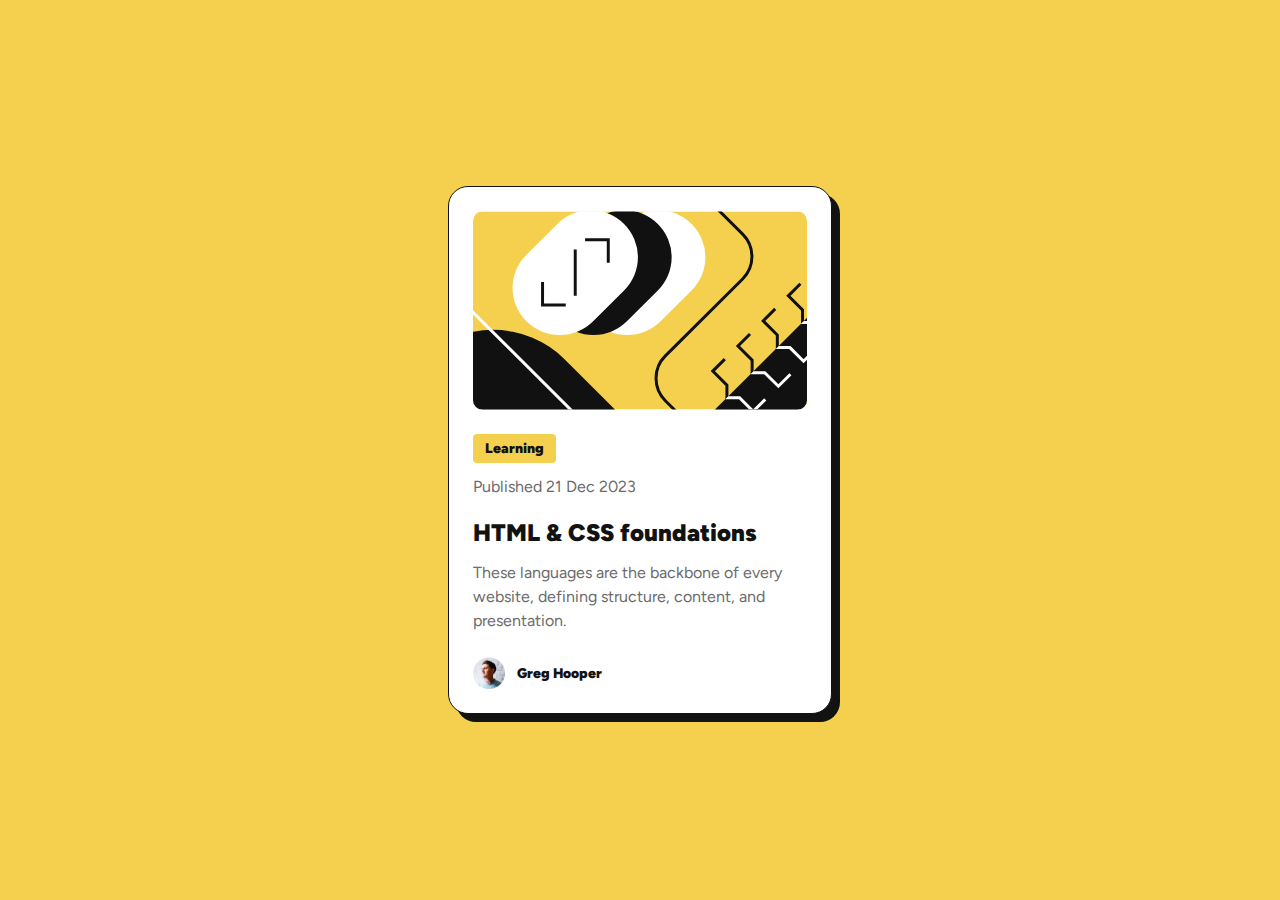
<file: Blog-Preview-Card/index.html>
<!DOCTYPE html>
<html lang="en">
	<head>
		<meta charset="UTF-8" />
		<meta name="viewport" content="width=device-width, initial-scale=1.0" />
		<!-- displays site properly based on user's device -->

		<link
			rel="icon"
			type="image/png"
			sizes="32x32"
			href="./assets/images/favicon-32x32.png"
		/>
		<link rel="stylesheet" href="style.css" />

		<title>Blog preview card</title>
	</head>
	<body>
		<main>
			<section class="card">
				<div class="header">
					<img
						src="assets/images/illustration-article.svg"
						alt="Blog preview image"
					/>
				</div>
				<div class="body">
					<span class="badge">Learning</span>
					<p>Published 21 Dec 2023</p>
					<h1><a href="#">HTML & CSS foundations</a></h1>
					<p>
						These languages are the backbone of every website, defining
						structure, content, and presentation.
					</p>
				</div>
				<div class="footer">
					<img src="assets/images/image-avatar.webp" alt="" />
					<span class="author">Greg Hooper</span>
				</div>
			</section>
		</main>
	</body>
</html>
</file>
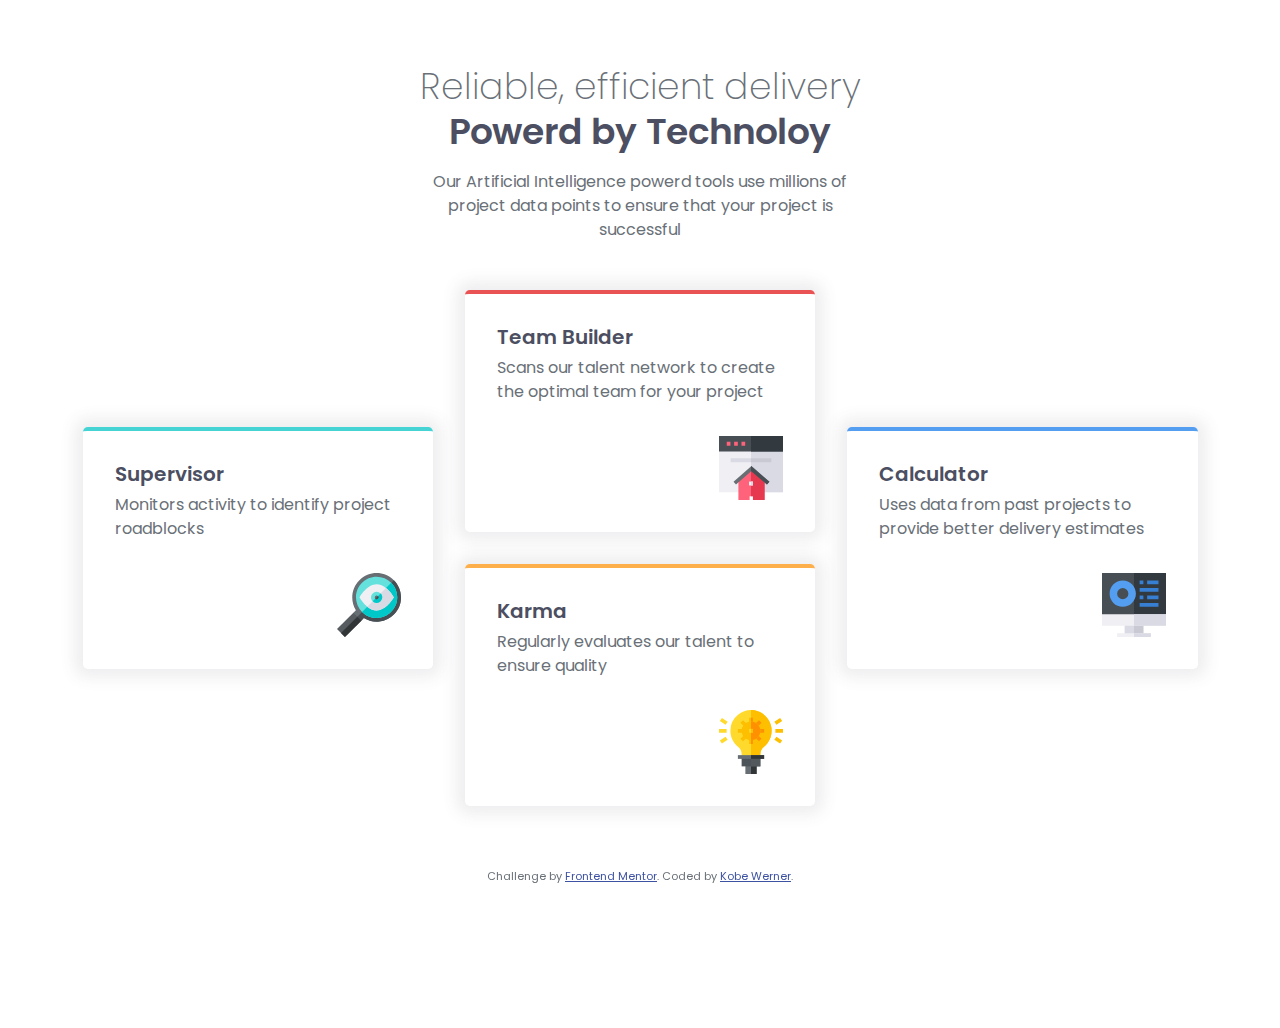
<file: Four_Card_Feature_Section/index.html>
<!DOCTYPE html>
<html lang="en">
	<head>
		<meta charset="UTF-8" />
		<meta name="viewport" content="width=device-width, initial-scale=1.0" />
		<!-- displays site properly based on user's device -->

		<link
			rel="icon"
			type="image/png"
			sizes="32x32"
			href="./images/favicon-32x32.png"
		/>
		<link rel="stylesheet" href="../reset.css" />
		<link rel="stylesheet" href="style.css" />

		<title>Four card feature section</title>

		<!-- Feel free to remove these styles or customise in your own stylesheet 👍 -->
		<style>
			.attribution {
				font-size: 11px;
				text-align: center;
			}
			.attribution a {
				color: hsl(228, 45%, 44%);
			}
		</style>
	</head>
	<body>
		<header>
			<div class="intro">
				<h1 class="title">
					Reliable, efficient delivery
					<span class="emphasis">Powerd by Technoloy</span>
				</h1>
				<p>
					Our Artificial Intelligence powerd tools use millions of project data
					points to ensure that your project is successful
				</p>
			</div>
		</header>
		<main>
			<div class="cards">
				<div class="card">
					<h2>Supervisor</h2>
					<p>Monitors activity to identify project roadblocks</p>
					<img src="images/icon-supervisor.svg" alt="" />
				</div>
				<div class="card">
					<h2>Team Builder</h2>
					<p>
						Scans our talent network to create the optimal team for your project
					</p>
					<img src="images/icon-team-builder.svg" alt="" />
				</div>
				<div class="card">
					<h2>Karma</h2>
					<p>Regularly evaluates our talent to ensure quality</p>
					<img src="images/icon-karma.svg" alt="" />
				</div>
				<div class="card">
					<h2>Calculator</h2>
					<p>
						Uses data from past projects to provide better delivery estimates
					</p>
					<img src="images/icon-calculator.svg" alt="" />
				</div>
			</div>
		</main>
		<footer>
			<p class="attribution">
				Challenge by
				<a href="https://www.frontendmentor.io?ref=challenge" target="_blank"
					>Frontend Mentor</a
				>. Coded by <a href="#">Kobe Werner</a>.
			</p>
		</footer>
	</body>
</html>
</file>
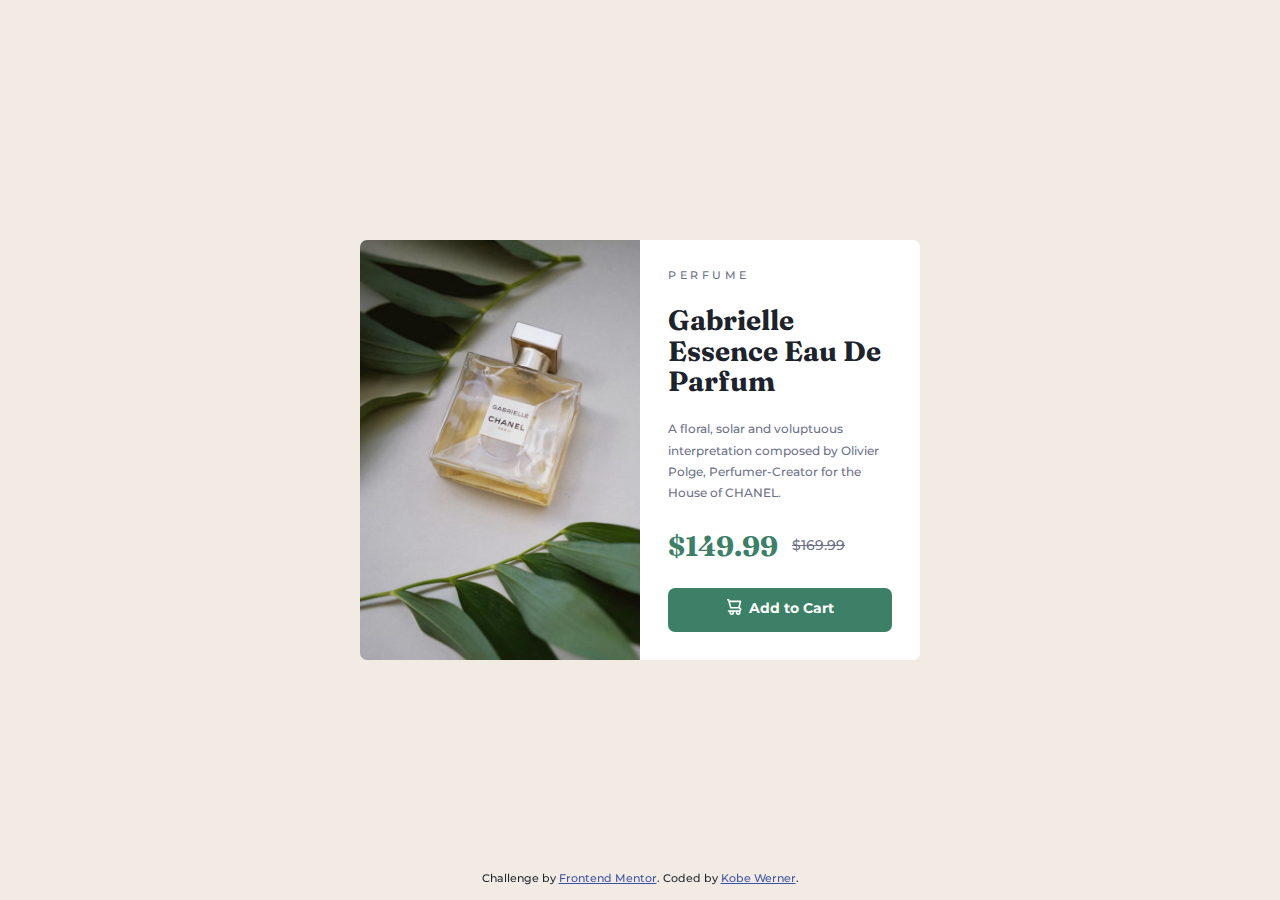
<file: Product_Preview_Card/index.html>
<!DOCTYPE html>
<html lang="en">
	<head>
		<meta charset="UTF-8" />
		<meta name="viewport" content="width=device-width, initial-scale=1.0" />
		<!-- displays site properly based on user's device -->

		<link
			rel="icon"
			type="image/png"
			sizes="32x32"
			href="./images/favicon-32x32.png"
		/>

		<link rel="stylesheet" href="style.css" />

		<title>Product preview card</title>

		<!-- Feel free to remove these styles or customise in your own stylesheet 👍 -->
		<style>
			.attribution {
				font-size: 11px;
				text-align: center;
			}
			.attribution a {
				color: hsl(228, 45%, 44%);
			}
		</style>
	</head>
	<body>
		<main>
			<div class="card">
				<picture class="image">
					<source
						media="(min-width: 768px)"
						srcset="./images/image-product-desktop.jpg"
					/>
					<img src="./images/image-product-mobile.jpg" alt="product" />
				</picture>
				<div class="content">
					<span class="category">Perfume</span>
					<h1 class="name">Gabrielle Essence Eau De Parfum</h1>
					<p class="tagline">
						A floral, solar and voluptuous interpretation composed by Olivier
						Polge, Perfumer-Creator for the House of CHANEL.
					</p>
					<div class="prices">
						<span class="current">149.99</span><span class="old">169.99</span>
					</div>
					<button class="button">Add to Cart</button>
				</div>
			</div>
		</main>
		<footer>
			<div class="attribution">
				Challenge by
				<a href="https://www.frontendmentor.io?ref=challenge" target="_blank"
					>Frontend Mentor</a
				>. Coded by <a href="#">Kobe Werner</a>.
			</div>
		</footer>
	</body>
</html>
</file>
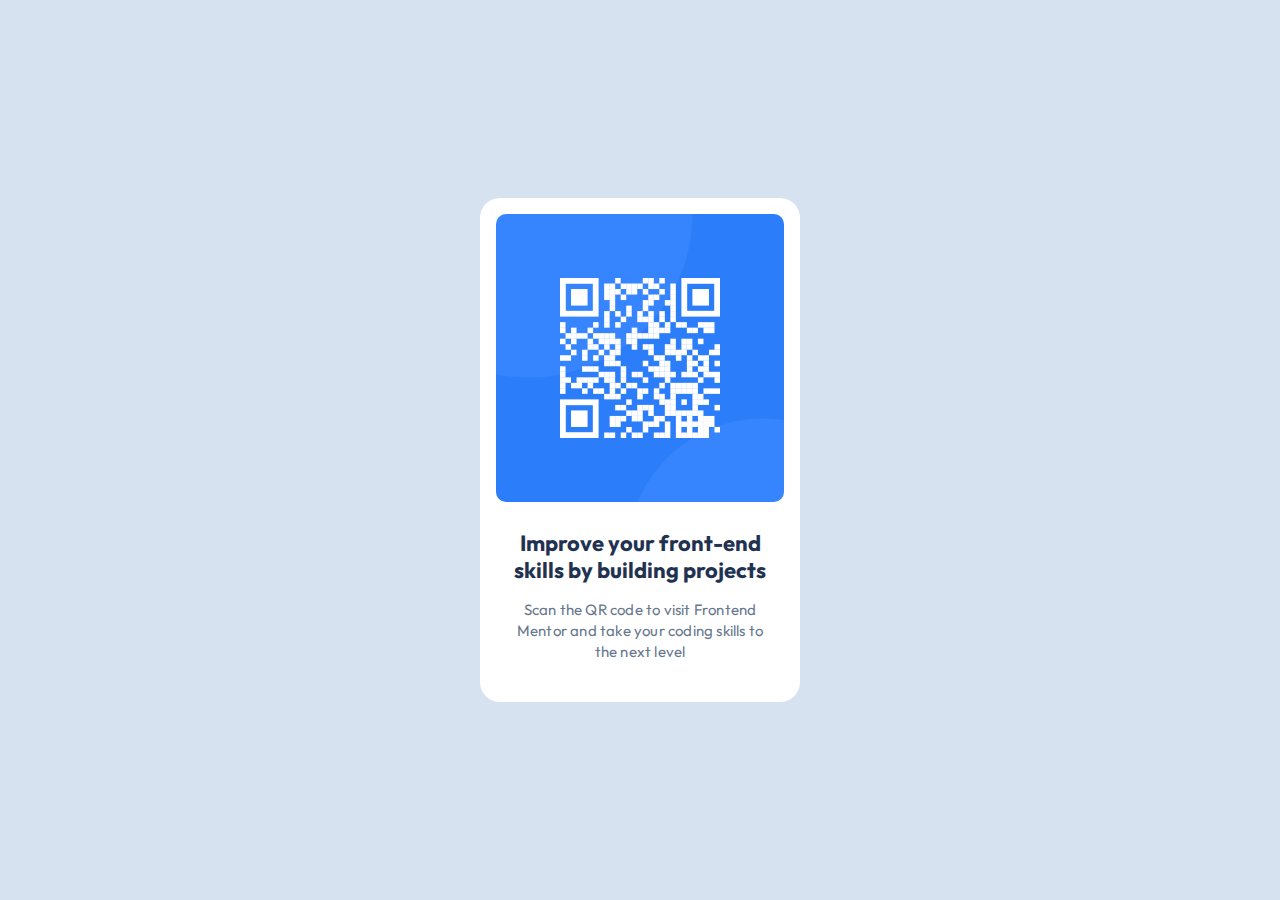
<file: QR_Code_Component/index.html>
<!DOCTYPE html>
<html lang="en-US">
	<head>
		<meta charset="UTF-8" />
		<meta name="viewport" content="width=device-width, initial-scale=1.0" />
		<!-- displays site properly based on user's device -->

		<link
			rel="icon"
			type="image/png"
			sizes="32x32"
			href="./images/favicon-32x32.png"
		/>

		<title>Frontend Mentor | QR code component</title>

		<!-- Feel free to remove these styles or customise in your own stylesheet 👍 -->
		<style>
			@import url("https://fonts.googleapis.com/css2?family=Outfit:wght@100..900&display=swap");
			body {
				background: hsl(212, 45%, 89%);
				font-family: "Outfit";
				display: grid;
				place-items: center;
				min-height: 100vh;
			}

			* {
				margin: 0;
				padding: 0;
				box-sizing: border-box;
			}

			.qr-card {
				background: hsl(0, 0%, 100%);
				border-radius: 20px;
				padding: 1em 1em 40px 1em;
				max-width: 320px;
				text-align: center;
				margin: auto;

				& .qr {
					width: 288px;
					aspect-ratio: 1;
					border-radius: 10px;
					margin-block-end: 1.5em;
				}

				& div {
					margin-inline: 1em;
					display: flex;
					flex-direction: column;
					justify-content: center;
					gap: 1em;
				}

				& h1 {
					font-size: 22px;
					line-height: 120%;
					letter-spacing: 0px;
					color: hsl(218, 44%, 22%);
					font-weight: bold;
				}

				& p {
					font-weight: 400;
					font-size: 15px;
					line-height: 140%;
					letter-spacing: 0.2px;
					color: hsl(216, 15%, 48%);
				}
			}
		</style>
	</head>
	<body>
		<main>
			<section class="qr-card">
				<img
					class="qr"
					src="images/image-qr-code.png"
					alt="QR code to Frontend Mentor"
				/>
				<div>
					<h1>Improve your front-end skills by building projects</h1>
					<p>
						Scan the QR code to visit Frontend Mentor and take your coding
						skills to the next level
					</p>
				</div>
			</section>
		</main>
	</body>
</html>
</file>
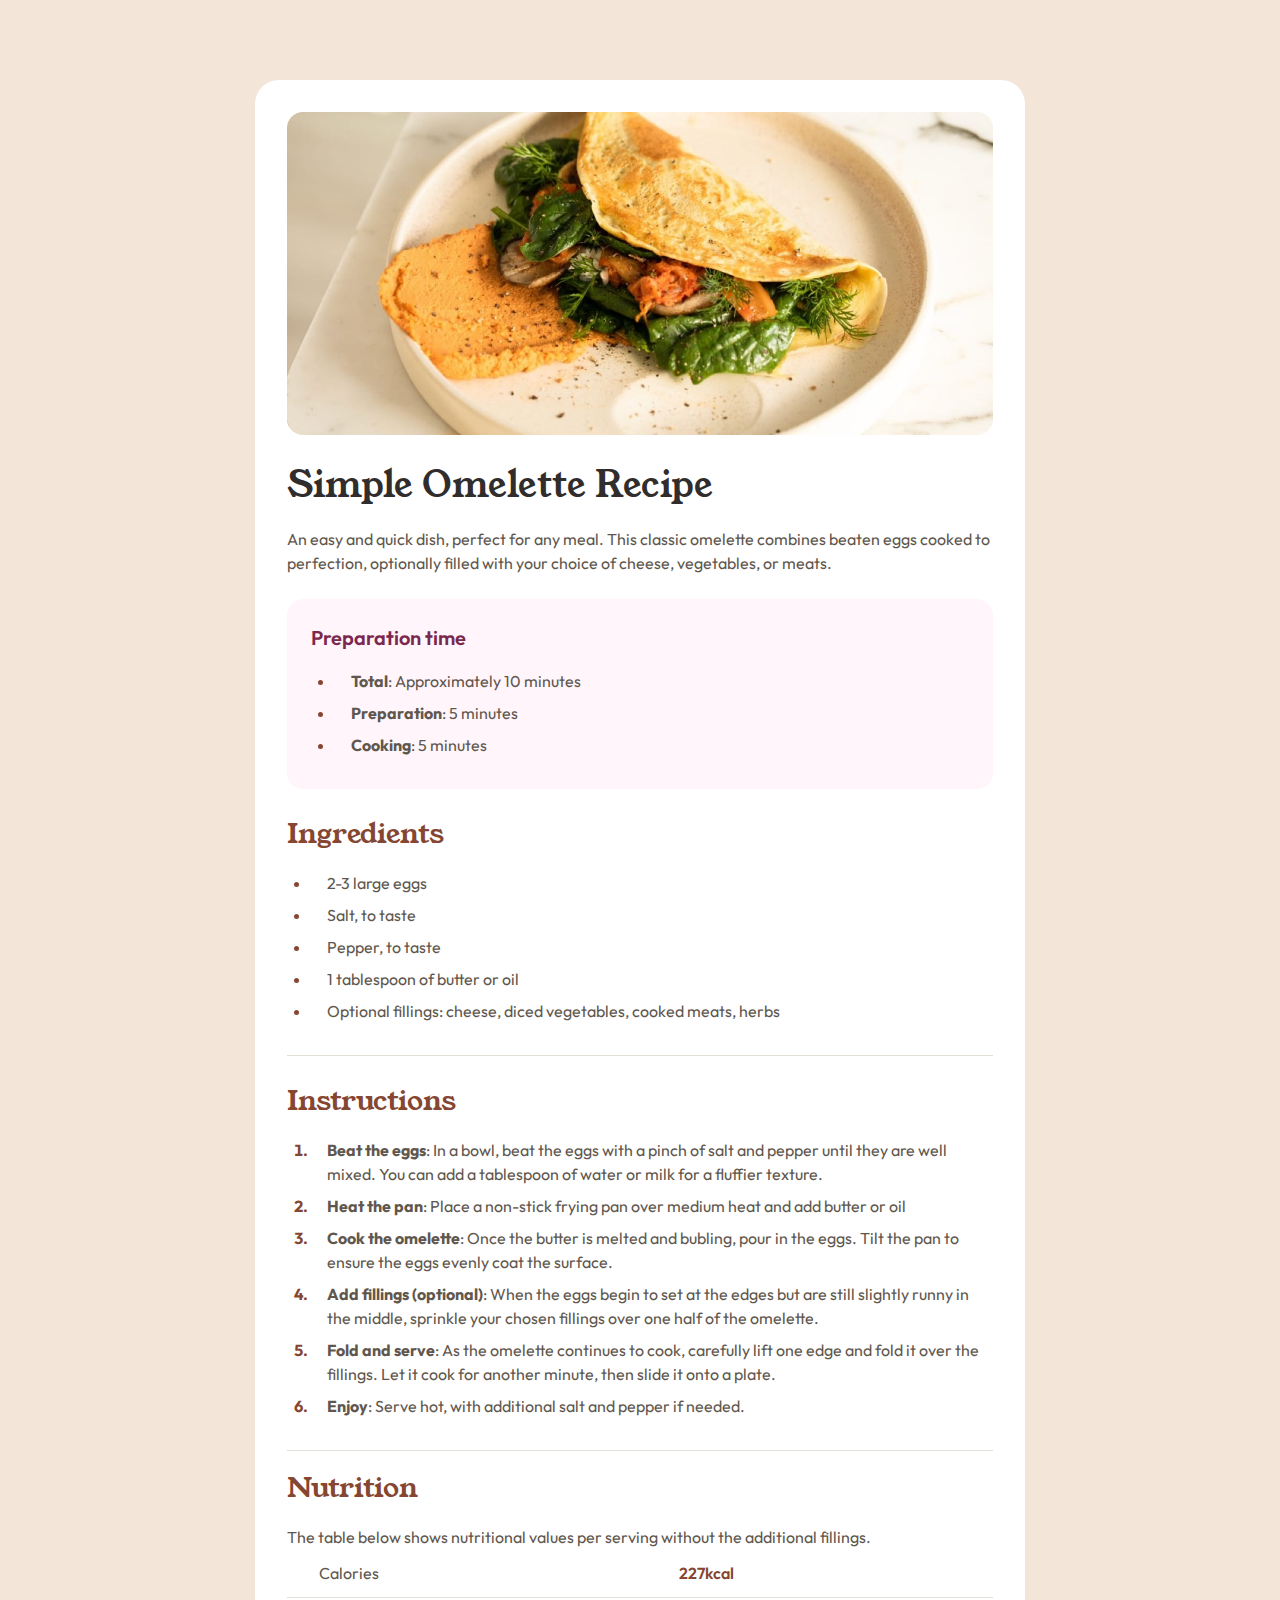
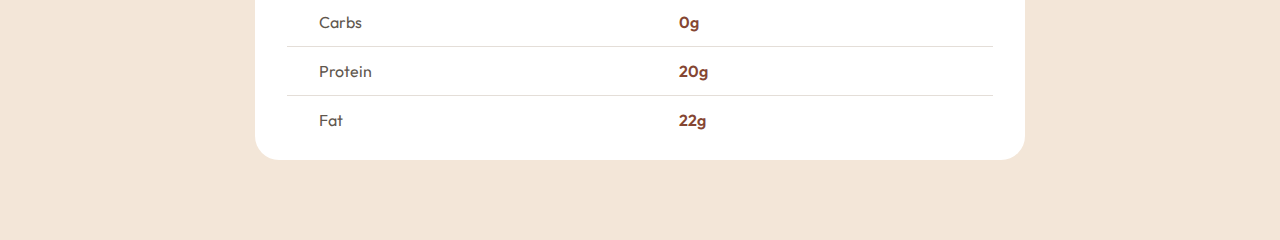
<file: Recipe_Page/index.html>
<!DOCTYPE html>
<html lang="en">
	<head>
		<meta charset="UTF-8" />
		<meta name="viewport" content="width=device-width, initial-scale=1.0" />
		<!-- displays site properly based on user's device -->

		<link
			rel="icon"
			type="image/png"
			sizes="32x32"
			href="./assets/images/favicon-32x32.png"
		/>

		<title>Recipe page</title>
		<link rel="stylesheet" href="style.css" />
	</head>
	<body>
		<main>
			<img
				src="assets/images/image-omelette.jpeg"
				alt="Picture of the omelette this recipe can make"
			/>
			<div class="general-info">
				<h1>Simple Omelette Recipe</h1>
				<p>
					An easy and quick dish, perfect for any meal. This classic omelette
					combines beaten eggs cooked to perfection, optionally filled with your
					choice of cheese, vegetables, or meats.
				</p>
				<div class="preparation">
					<h2>Preparation time</h2>
					<ul>
						<li><span>Total</span>: Approximately 10 minutes</li>
						<li><span>Preparation</span>: 5 minutes</li>
						<li><span>Cooking</span>: 5 minutes</li>
					</ul>
				</div>
			</div>
			<section>
				<h2>Ingredients</h2>
				<ul>
					<li>2-3 large eggs</li>
					<li>Salt, to taste</li>
					<li>Pepper, to taste</li>
					<li>1 tablespoon of butter or oil</li>
					<li>
						Optional fillings: cheese, diced vegetables, cooked meats, herbs
					</li>
				</ul>
			</section>
			<section>
				<h2>Instructions</h2>
				<ol>
					<li>
						<span>Beat the eggs</span>: In a bowl, beat the eggs with a pinch of
						salt and pepper until they are well mixed. You can add a tablespoon
						of water or milk for a fluffier texture.
					</li>
					<li>
						<span>Heat the pan</span>: Place a non-stick frying pan over medium
						heat and add butter or oil
					</li>
					<li>
						<span>Cook the omelette</span>: Once the butter is melted and
						bubling, pour in the eggs. Tilt the pan to ensure the eggs evenly
						coat the surface.
					</li>
					<li>
						<span>Add fillings (optional)</span>: When the eggs begin to set at
						the edges but are still slightly runny in the middle, sprinkle your
						chosen fillings over one half of the omelette.
					</li>
					<li>
						<span>Fold and serve</span>: As the omelette continues to cook,
						carefully lift one edge and fold it over the fillings. Let it cook
						for another minute, then slide it onto a plate.
					</li>
					<li>
						<span>Enjoy</span>: Serve hot, with additional salt and pepper if
						needed.
					</li>
				</ol>
			</section>
			<section>
				<h2>Nutrition</h2>
				<p>
					The table below shows nutritional values per serving without the
					additional fillings.
				</p>
				<table>
					<tbody>
						<tr>
							<td>Calories</td>
							<td>227kcal</td>
						</tr>
						<tr>
							<td>Carbs</td>
							<td>0g</td>
						</tr>
						<tr>
							<td>Protein</td>
							<td>20g</td>
						</tr>
						<tr>
							<td>Fat</td>
							<td>22g</td>
						</tr>
					</tbody>
				</table>
			</section>
		</main>
	</body>
</html>
</file>
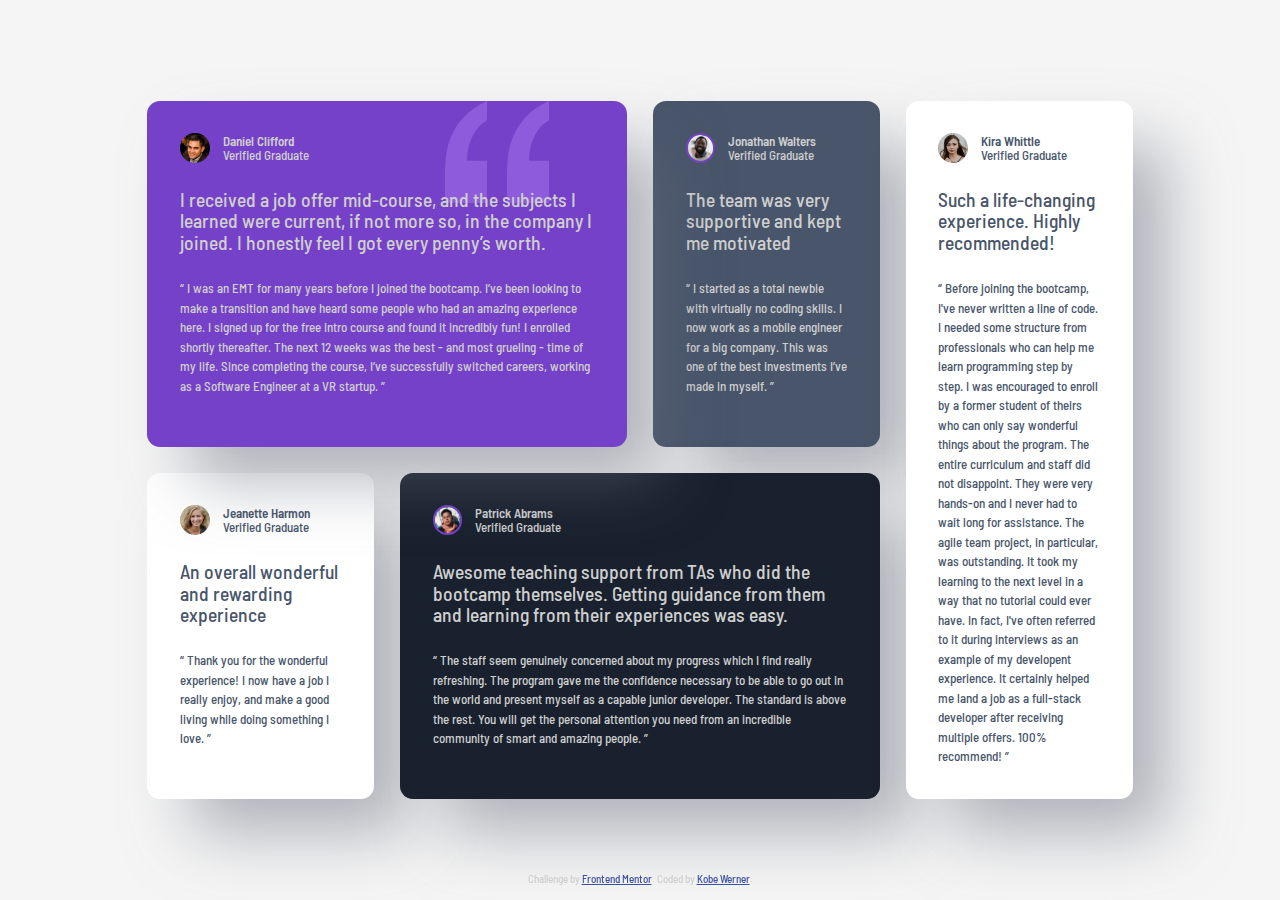
<file: Testimonial_Grid_Section/index.html>
<!DOCTYPE html>
<html lang="en">
	<head>
		<meta charset="UTF-8" />
		<meta name="viewport" content="width=device-width, initial-scale=1.0" />
		<!-- displays site properly based on user's device -->

		<link
			rel="icon"
			type="image/png"
			sizes="32x32"
			href="./images/favicon-32x32.png"
		/>

		<link rel="stylesheet" href="../reset.css" />
		<link rel="stylesheet" href="style.css" />

		<title>Frontend Mentor | [Challenge Name Here]</title>

		<!-- Feel free to remove these styles or customise in your own stylesheet 👍 -->
		<style>
			.attribution {
				font-size: 11px;
				text-align: center;
			}
			.attribution a {
				color: hsl(228, 45%, 44%);
			}
		</style>
	</head>
	<body>
		<header class="visually-hidden">
			<h1>Testemonial Grid</h1>
		</header>
		<main>
			<section>
				<div class="card">
					<div class="card__header">
						<img src="images/image-daniel.jpg" alt="" />
						<p><span>Daniel Clifford</span>Verified Graduate</p>
					</div>
					<h2 class="card__title">
						I received a job offer mid-course, and the subjects I learned were
						current, if not more so, in the company I joined. I honestly feel I
						got every penny’s worth.
					</h2>
					<p class="card__quote">
						“ I was an EMT for many years before I joined the bootcamp. I’ve
						been looking to make a transition and have heard some people who had
						an amazing experience here. I signed up for the free intro course
						and found it incredibly fun! I enrolled shortly thereafter. The next
						12 weeks was the best - and most grueling - time of my life. Since
						completing the course, I’ve successfully switched careers, working
						as a Software Engineer at a VR startup. ”
					</p>
				</div>
				<div class="card">
					<div class="card__header">
						<img src="images/image-jonathan.jpg" alt="" />
						<div class="card__header__author">
							<p><span>Jonathan Walters</span>Verified Graduate</p>
						</div>
					</div>
					<h2>The team was very supportive and kept me motivated</h2>
					<p>
						“ I started as a total newbie with virtually no coding skills. I now
						work as a mobile engineer for a big company. This was one of the
						best investments I’ve made in myself. ”
					</p>
				</div>
				<div class="card">
					<div class="card__header">
						<img src="images/image-jeanette.jpg" alt="" />
						<div class="card__header__author">
							<p><span>Jeanette Harmon</span>Verified Graduate</p>
						</div>
					</div>
					<h2>An overall wonderful and rewarding experience</h2>
					<p>
						“ Thank you for the wonderful experience! I now have a job I really
						enjoy, and make a good living while doing something I love. ”
					</p>
				</div>
				<div class="card">
					<div class="card__header">
						<img src="images/image-patrick.jpg" alt="" />
						<div class="card__header__author">
							<p><span>Patrick Abrams</span>Verified Graduate</p>
						</div>
					</div>
					<h2>
						Awesome teaching support from TAs who did the bootcamp themselves.
						Getting guidance from them and learning from their experiences was
						easy.
					</h2>
					<p>
						“ The staff seem genuinely concerned about my progress which I find
						really refreshing. The program gave me the confidence necessary to
						be able to go out in the world and present myself as a capable
						junior developer. The standard is above the rest. You will get the
						personal attention you need from an incredible community of smart
						and amazing people. ”
					</p>
				</div>
				<div class="card">
					<div class="card__header">
						<img src="images/image-kira.jpg" alt="" />
						<div class="card__header__author">
							<p><span>Kira Whittle</span>Verified Graduate</p>
						</div>
					</div>
					<h2>Such a life-changing experience. Highly recommended!</h2>
					<p>
						“ Before joining the bootcamp, I've never written a line of code. I
						needed some structure from professionals who can help me learn
						programming step by step. I was encouraged to enroll by a former
						student of theirs who can only say wonderful things about the
						program. The entire curriculum and staff did not disappoint. They
						were very hands-on and I never had to wait long for assistance. The
						agile team project, in particular, was outstanding. It took my
						learning to the next level in a way that no tutorial could ever
						have. In fact, I've often referred to it during interviews as an
						example of my developent experience. It certainly helped me land a
						job as a full-stack developer after receiving multiple offers. 100%
						recommend! ”
					</p>
				</div>
			</section>
		</main>

		<footer>
			<div class="attribution">
				Challenge by
				<a href="https://www.frontendmentor.io?ref=challenge" target="_blank"
					>Frontend Mentor</a
				>. Coded by <a href="#">Kobe Werner</a>.
			</div>
		</footer>
	</body>
</html>
</file>
<file: Blog-Preview-Card/style.css>
@font-face {
	font-family: 'Figtree';
	src: url(assets/fonts/Figtree-VariableFont_wght.ttf) format('truetype');
	font-weight: 300 900;
	font-style: normal;
	font-display: swap;
}

@font-face {
	font-family: 'Figtree';
	src: url(assets/fonts/Figtree-Italic-VariableFont_wght.ttf) format('truetype');
	font-weight: 400 700;
	font-style: italic;
	font-display: swap;
}

:root {
	--clr-accent: hsl(47, 88%, 63%);
	--clr-neutral-100: hsl(0, 0%, 100%);
	--clr-neutral-500: hsl(0, 0%, 42%);
	--clr-neutral-950: hsl(0, 0%, 7%);

	--fw-regular: 400;
	--fw-bold: 700;
	--fw-extra-bold: 900;

	--fs-300: 0.875rem;
	--fs-400: 1rem;
	--fs-600: 1.5rem;

}

* {
	margin: 0;
	padding: 0;
	box-sizing: border-box;
}

img {
	max-width: 100%;
	display: block;
	padding: 0;
	margin: 0;
}



body {
	background: var(--clr-accent);
	color: var(--clr-neutral-950);
	font-family: 'Figtree', sans-serif;
	font-weight: var(--fw-regular);
	display: grid;
	place-items: center;
	justify-items: start;
	min-height: 100vh;
}

main {
	margin-inline: auto;
}

.card {
	background: var(--clr-neutral-100);

	width: 24rem;
	padding: 1.5rem;

	border-radius: 1.25rem;
	border: 1px solid var(--clr-neutral-950);
	box-shadow: var(--clr-neutral-950) 0.5rem 0.5rem;

	display: flex;
	flex-direction: column;
	gap: 1.5rem;
	
	> .header {
		& img {
			border-radius: 0.625rem;
		}
		
	}

	> .body  {
		display: flex;
		flex-direction: column;
		gap: 0.75rem;
		align-items: flex-start;

		.badge {
			background: var(--clr-accent);
			padding: 0.25rem 0.75rem;
			border-radius: 0.25rem;
			font-weight: var(--fw-extra-bold);
			font-size: var(--fs-300);
			letter-spacing: 0px;
			line-height: 1.5;
		}

		h1 a {
			color: var(--clr-neutral-950);
			font-size: var(--fs-600);
			font-weight: var(--fw-extra-bold);
			text-decoration: none;
			&:hover, &:focus-visible {
				color: var(--clr-accent);
			}
		}

		p {
			font-size: var(--fs-400);
			font-weight: var(--fw-regular);
			color: var(--clr-neutral-500);
			line-height: 1.5;
		}
	}

	> .footer {
		display: flex;
		align-items: center;
		gap: 0.75rem;
		
		img {
			aspect-ratio: 1;
			width: 2rem;
		}

		span {
			font-weight: var(--fw-extra-bold);
			font-size: var(--fs-300);

		}
	}
}
</file>
<file: Four_Card_Feature_Section/style.css>
@import url("https://fonts.googleapis.com/css2?family=Poppins:ital,wght@0,100;0,200;0,300;0,400;0,500;0,600;0,700;0,800;0,900;1,100;1,200;1,300;1,400;1,500;1,600;1,700;1,800;1,900&display=swap");

:root {
	--clr-neutral-000: hsl(0, 0%, 100%);
	--clr-neutral-400: hsl(212, 6%, 44%);
	--clr-neutral-500: hsl(234, 12%, 34%);

	--clr-accent-red: hsl(0, 78%, 62%);
	--clr-accent-cyan: hsl(180, 62%, 55%);
	--clr-accent-orange: hsl(34, 97%, 64%);
	--clr-accent-blue: hsl(212, 86%, 64%);

	--fw-sm: 200;
	--fw-reg: 400;
	--fw-lg: 600;

	--fs-400: 1rem;
	--fs-600: 1.25rem;
	--fs-800: 2.25rem;

	--ff-base: "Poppins", sans-serif;
}

body {
	min-height: 100vh;
	font-family: var(--ff-base);
	font-weight: var(--fw-reg);
	font-size: var(--fs-400);
	color: var(--clr-neutral-400);
	background-color: var(--clr-neutral-000);
	margin: 4rem;
}

header {
	max-width: 450px;
	margin-inline: auto;
}

main {
	max-width: 1115px;
	margin-inline: auto;
}

.intro {
	margin-block-end: 3rem;
	text-align: center;
}

.title {
	font-weight: var(--fw-sm);
	font-size: var(--fs-800);
	line-height: 1.25;
	margin-block-end: 1rem;

	.emphasis {
		font-weight: var(--fw-lg);
		color: var(--clr-neutral-500);
	}
}

.cards {
	display: grid;
	grid-auto-columns: 1fr;
	gap: 2rem;

	grid-template-areas:
		"one"
		"two"
		"three"
		"four";

	@media (width > 700px) {
		grid-template-areas:
			"one two"
			"three four";
	}

	@media (width > 1100px) {
		grid-template-areas:
			"... two   ...."
			"one two   four"
			"one three four"
			"... three ....";
	}

	> :nth-child(1) {
		--clr-accent: var(--clr-accent-cyan);
		grid-area: one;
	}

	> :nth-child(2) {
		--clr-accent: var(--clr-accent-red);
		grid-area: two;
	}
	> :nth-child(3) {
		--clr-accent: var(--clr-accent-orange);
		grid-area: three;
	}
	> :nth-child(4) {
		--clr-accent: var(--clr-accent-blue);
		grid-area: four;
	}
}

.card {
	--br: 0.3rem;
	border-block-start: var(--br) solid var(--clr-accent);
	padding: 2rem;
	border-radius: var(--br);
	box-shadow: 0 0 1em 0.5em hsla(234, 12%, 34%, 0.1);

	h2 {
		font-weight: var(--fw-lg);
		font-size: var(--fs-600);
		color: var(--clr-neutral-500);
		margin-block-end: 0.5rem;
	}
	img {
		margin-block-start: 2rem;
		float: inline-end;
	}
}

footer {
	position: fixed;
	left: 0;
	bottom: 1em;
	width: 100%;
}
</file>
<file: Product_Preview_Card/style.css>
@import url("https://fonts.googleapis.com/css2?family=Fraunces:ital,opsz,wght@0,9..144,100..900;1,9..144,100..900&family=Montserrat:ital,wght@0,100..900;1,100..900&display=swap");

:root {
	--clr-primary-500: hsl(158, 36%, 37%);
	--clr-primary-700: hsl(158, 42%, 18%);
	--clr-neutral-000: hsl(0, 0%, 100%);
	--clr-neutral-100: hsl(30, 38%, 92%);
	--clr-neutral-400: hsl(228, 12%, 48%);
	--clr-neutral-700: hsl(212, 21%, 14%);

	--fs-sm: 0.75rem;
	--fs-reg: 0.875rem;
	--fs-lg: 2rem;
	--fs-xl: 2.25rem;

	--fw-reg: 500;
	--fw-bold: 700;

	--ff-base: "Montserrat", sans-serif;
	--ff-accent: "Fraunces", serif;
}

img {
	max-width: 100%;
	display: block;
}

html {
	font-family: var(--ff-base);
	font-size: var(--fs-reg);
	font-weight: var(--fw-reg);
	line-height: 1.5;
	color: var(--clr-neutral-700);
}
* {
	margin: 0;
}

body {
	display: grid;
	place-items: center;
	min-height: 100vh;
	background-color: var(--clr-neutral-100);
}

.card {
	background-color: var(--clr-neutral-000);
	overflow: clip;
	max-width: 24em;

	border-radius: 0.5rem;
	display: grid;
	grid-template-columns: 1fr;

	@media (width > 768px) {
		grid-template-columns: 1fr 1fr;
		max-width: 40em;
	}
}

.content {
	padding: 2rem;
	display: flex;
	flex-direction: column;
	justify-content: space-between;
	gap: 1rem;
}

.category {
	font-size: var(--fs-sm);
	text-transform: uppercase;
	letter-spacing: 0.5ch;
	color: var(--clr-neutral-400);
}

.name {
	font-family: var(--ff-accent);
	font-size: var(--fs-lg);
	font-weight: var(--fw-bold);
	line-height: 1.1;
}

.tagline {
	color: var(--clr-neutral-400);
	font-size: var(--fs-reg);
	line-height: 1.75;
}

.prices {
	display: flex;
	align-items: center;
	gap: 1rem;

	> *::before {
		content: "$";
	}

	.current {
		font-size: var(--fs-lg);
		font-weight: var(--fw-bold);
		font-family: var(--ff-accent);
		color: var(--clr-primary-500);
	}

	.old {
		color: var(--clr-neutral-400);
		text-decoration: line-through;
	}
}

.button {
	background-color: var(--clr-primary-500);
	color: var(--clr-neutral-000);
	font: inherit;
	font-weight: var(--fw-bold);
	padding: 0.75rem;
	border-radius: 0.5rem;
	border: none;
	cursor: pointer;

	&::before {
		content: url(images/icon-cart.svg);
		height: fit-content;
		margin-inline-end: 0.5rem;
		vertical-align: text-top;
	}

	&:hover {
		background-color: var(--clr-primary-700);
	}
}

footer {
	position: fixed;
	bottom: 1em;
	left: 0;
	width: 100%;
}
</file>
<file: Recipe_Page/style.css>
@font-face {
	font-family: "outfit";
	src: url(assets/fonts/outfit/Outfit-VariableFont_wght.ttf) format("truetype");
	font-weight: 100 900;
	font-style: normal;
	font-display: swap;
}

@font-face {
	font-family: "young-serif";
	src: url(assets/fonts/young-serif/YoungSerif-Regular.ttf) format("truetype");
	font-style: normal;
	font-weight: 400;
	font-display: swap;
}

:root {
	--clr-white: hsl(0, 0%, 100%);
	--clr-Stone-100: hsl(30, 54%, 90%);
	--clr-Stone-150: hsl(30, 18%, 87%);
	--clr-Stone-600: hsl(30, 10%, 34%);
	--clr-Stone-900: hsl(24, 5%, 18%);

	--clr-Brown-800: hsl(14, 45%, 36%);

	--clr-Rose-800: hsl(332, 51%, 32%);
	--clr-Rose-50: hsl(330, 100%, 98%);

	--fw-regular: 400;
	--fw-semi-bold: 600;
	--fw-bold: 700;

	--fs-400: 1rem;
	--fs-500: 1.25rem;
}

* {
	margin: 0;
	padding: 0;
	box-sizing: border-box;
}

body {
	background: var(--clr-Stone-100);
	min-height: 100vh;
	margin: 0 auto;
	font-family: "outfit", sans-serif;
	color: var(--clr-Stone-600);
	font-weight: var(--fw-regular);
	font-size: var(--fs-400);
	line-height: 1.5;
}

h1,
h2,
h3,
h4,
h5,
h6 {
	font-family: "young-serif", serif;
	color: var(--clr-Brown-800);
}

img {
	max-width: 100%;
	display: block;
}

main {
	background: var(--clr-white);
	display: grid;
	grid-template-columns: 2em 1fr 2em;

	> * {
		grid-column: 2;
	}

	> .breakout {
		grid-column: 1 / -1;
	}

	img {
		grid-column: 1 / -1;
	}
}

.general-info {
	margin-block-start: 2rem;

	p {
		margin-block-end: 1.5rem;
	}
}

h1 {
	color: var(--clr-Stone-900);
	line-height: 1;
	font-size: 2.25rem;
	font-weight: var(--fw-regular);
	margin-block-end: 1.5rem;
}

h2 {
	font-size: 1.75rem;
	font-weight: var(--fw-regular);
	margin-block-end: 1rem;
}

section {
	padding: 1rem 0;
}

section:has(+ section) {
	padding-block: 1.5rem;
	border-block-end: 1px solid var(--clr-Stone-150);
}

li > span {
	font-weight: var(--fw-bold);
}

ul,
ol {
	padding-inline-start: 1.5rem;
}

li {
	padding-inline-start: 1rem;
	margin-block: 0.5rem;
}

li::marker {
	color: var(--clr-Brown-800);
}

ol > li::marker {
	font-weight: var(--fw-bold);
}

.preparation {
	background: var(--clr-Rose-50);
	padding: 1.5rem;
	border-radius: 1rem;

	h2 {
		color: var(--clr-Rose-800);
		font-family: "outfit", sans-serif;
		font-size: var(--fs-500);
		font-weight: var(--fw-semi-bold);
	}
}

table {
	width: 100%;
	border-collapse: collapse;

	tr + tr > td {
		border-top: 1px solid var(--clr-Stone-150);
	}

	td {
		padding: 0.75rem 2rem;
	}

	td + td {
		color: var(--clr-Brown-800);
		font-weight: var(--fw-semi-bold);
	}
}

@media (width > 768px) {
	body {
		max-width: 70ch;
	}

	main {
		margin-block: 5rem;
		padding-block-start: 2em;
		border-radius: 1.5rem;

		> img {
			border-radius: 1em;
			grid-column: 2 / 3;
		}
	}
}
</file>
<file: Testimonial_Grid_Section/style.css>
@import url("https://fonts.googleapis.com/css2?family=Barlow+Semi+Condensed:wght@500;600&display=swap");

:root {
	--clr-primary-50: hsl(260, 100%, 95%);
	--clr-primary-300: hsl(264, 82%, 80%);
	--clr-primary-500: hsl(263, 55%, 52%);

	--clr-neutral-000: hsl(0, 0%, 100%);
	--clr-neutral-100: hsl(214, 17%, 92%);
	--clr-neutral-200: hsl(0, 0%, 81%);
	--clr-neutral-400: hsl(224, 10%, 45%);
	--clr-neutral-500: hsl(217, 19%, 35%);
	--clr-neutral-700: hsl(219, 29%, 14%);
	--clr-neutral-900: hsl(0, 0%, 7%);

	--fs-400: 0.8125rem;

	--fw-regular: 500;
	--fw-bold: 600;

	--ff-base: "Barlow Semi Condensed", sans-serif;
}

.visually-hidden {
	clip: rect(0 0 0 0);
	clip-path: inset(50%);
	height: 1px;
	overflow: hidden;
	position: absolute;
	white-space: nowrap;
	width: 1px;
}

html {
	font-family: var(--ff-base);
	font-size: var(--fs-400);
	font-weight: var(--fw-regular);
	line-height: 1.5;
	color: var(--clr-neutral-200);
	background-color: hsl(0 0 96);
}

main {
	display: grid;
	place-items: center;
	min-height: 100vh;
	padding-block: 5rem;
}

footer {
	position: fixed;
	bottom: 1rem;
	left: 0;
	width: 100%;
}

section {
	display: grid;
	gap: 2rem;
	max-width: 77%;

	grid-auto-flow: row;

	@media (width > 600px) {
		grid-auto-columns: 1fr;
		/* grid-auto-rows: 1fr; */
		grid-template-areas:
			"one one"
			"two three"
			"four five";
	}

	@media (width > 1200px) {
		grid-template-areas:
			"one   one  two  five"
			"three four four five";
	}
}

.card {
	border-radius: 1rem;
	background-color: var(--card-background-color);
	padding: 2.5em;
	color: var(--card-foreground-color);

	box-shadow: 3em 3em 5em -0.5em hsl(from var(--clr-neutral-400) h s l / 0.5);

	display: flex;
	flex-direction: column;
	gap: 2em;

	&:nth-child(1) {
		--card-background-color: var(--clr-primary-500);
		--card-profile-color: var(var(--clr-primary-300));
		position: relative;
		@media (width > 600px) {
			grid-area: one;

			&::after {
				content: url(images/bg-pattern-quotation.svg);
				opacity: 50%;
				position: absolute;
				top: 0;
				right: 6em;
			}

			* {
				z-index: 1;
			}
		}
	}

	&:nth-child(2) {
		--card-background-color: var(--clr-neutral-500);
		--card-profile-color: var(--clr-primary-500);
		@media (width > 600px) {
			grid-area: two;
		}
	}

	&:nth-child(3) {
		--card-background-color: var(--clr-neutral-000);
		--card-foreground-color: var(--clr-neutral-500);
		@media (width > 600px) {
			grid-area: three;
		}
	}

	&:nth-child(4) {
		--card-background-color: var(--clr-neutral-700);
		--card-profile-color: var(--clr-primary-500);
		@media (width > 1024px) {
			grid-area: four;
		}
	}

	&:nth-child(5) {
		--card-background-color: var(--clr-neutral-000);
		--card-foreground-color: var(--clr-neutral-500);

		@media (width > 1024px) {
			grid-area: five;
		}
	}
}

.card__header {
	display: flex;
	align-items: center;
	gap: 1em;

	img {
		width: 2.3rem;
		aspect-ratio: 1;
		border-radius: 50%;
		border: 2px solid var(--card-profile-color);
	}

	p {
		line-height: 1.1;
	}

	span {
		font-weight: var(--fw-bold);
	}

	span::after {
		content: "\a";
		white-space: pre;
	}
}

.card h2 {
	font-weight: var(--fw--bold);
	font-size: 1.5rem;
}
</file>
